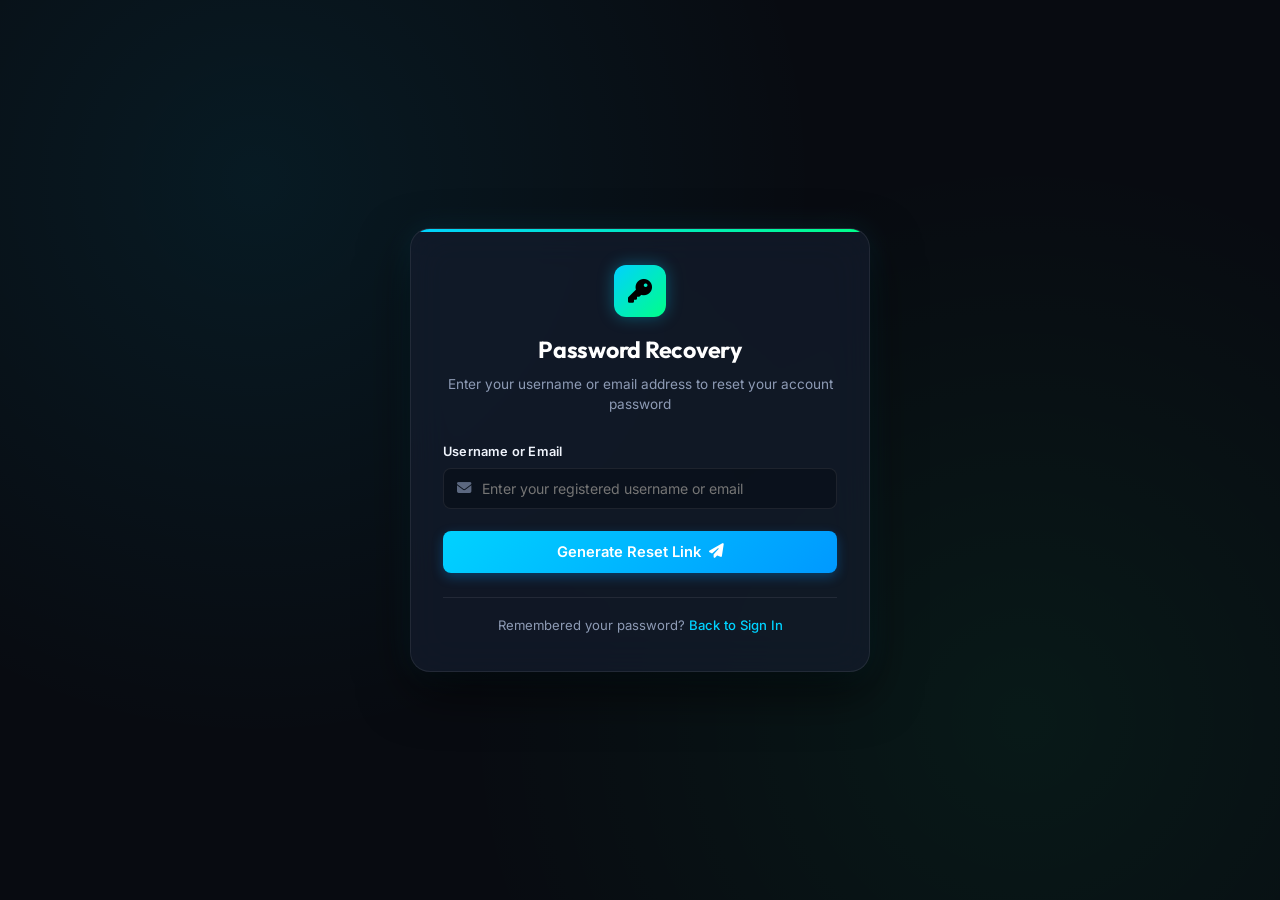
<file: templates/forgot_password.html>
<!DOCTYPE html>
<html lang="en">
<head>
  <meta charset="UTF-8" />
  <meta name="viewport" content="width=device-width, initial-scale=1.0" />
  <title>Forgot Password | Digital Wellness Monitor</title>
  
  <!-- Fonts -->
  <link rel="preconnect" href="https://fonts.googleapis.com">
  <link rel="preconnect" href="https://fonts.gstatic.com" crossorigin>
  <link href="https://fonts.googleapis.com/css2?family=Inter:wght@300;400;500;600;700&family=Outfit:wght@500;600;700;800&family=JetBrains+Mono:wght@400;600&display=swap" rel="stylesheet">
  
  <!-- FontAwesome -->
  <link rel="stylesheet" href="https://cdnjs.cloudflare.com/ajax/libs/font-awesome/6.5.1/css/all.min.css" />
  
  <!-- Style -->
  <link rel="stylesheet" href="/static/css/style.css" />
</head>
<body class="auth-page">
  <div class="auth-card">
    <div class="auth-header">
      <div class="brand-logo">
        <div class="pulse-ring"></div>
        <i class="fa-solid fa-key"></i>
      </div>
      <h2>Password Recovery</h2>
      <p>Enter your username or email address to reset your account password</p>
    </div>

    <!-- Alert Box -->
    <div id="alert-box" class="alert-box">
      <i id="alert-icon" class="fa-solid fa-circle-exclamation"></i>
      <span id="alert-msg"></span>
    </div>

    <!-- Dev Mode Token Box (Displayed when reset link is generated) -->
    <div id="dev-reset-box" class="demo-login-box" style="display: none; text-align: left; margin-bottom: 18px;">
      <div class="demo-title" style="justify-content: flex-start; color: var(--color-good);">
        <i class="fa-solid fa-shield-halved"></i> Academic Dev-Mode Reset Link
      </div>
      <p style="font-size: 0.76rem; color: var(--text-muted); margin-bottom: 8px;">
        In academic/local mode without an SMTP mail server, the secure reset token is generated directly below:
      </p>
      <a id="dev-reset-link" href="#" class="btn btn-sm btn-primary" style="display: block; text-align: center; text-decoration: none;">
        <i class="fa-solid fa-arrow-up-right-from-square"></i> Open Password Reset Page
      </a>
    </div>

    <!-- Form -->
    <form id="forgot-form" class="auth-form" onsubmit="return handleForgot(event);">
      <div class="form-group">
        <label for="identifier">Username or Email</label>
        <div class="input-icon-wrap">
          <i class="fa-solid fa-envelope field-icon"></i>
          <input type="text" id="identifier" placeholder="Enter your registered username or email" required>
        </div>
      </div>

      <button type="submit" id="btn-submit" class="btn btn-primary btn-auth-submit">
        <span id="btn-text">Generate Reset Link</span>
        <i class="fa-solid fa-paper-plane"></i>
      </button>
    </form>

    <div class="auth-footer">
      Remembered your password? <a href="/login" class="auth-link">Back to Sign In</a>
    </div>
  </div>

  <script>
    function showAlert(message, type = 'error') {
      const box = document.getElementById('alert-box');
      const msg = document.getElementById('alert-msg');
      const icon = document.getElementById('alert-icon');
      
      box.className = `alert-box active ${type}`;
      msg.textContent = message;
      
      if (type === 'success') {
        icon.className = 'fa-solid fa-circle-check';
      } else if (type === 'info') {
        icon.className = 'fa-solid fa-circle-info';
      } else {
        icon.className = 'fa-solid fa-triangle-exclamation';
      }
    }

    async function handleForgot(e) {
      e.preventDefault();
      const identifier = document.getElementById('identifier').value.trim();
      const btn = document.getElementById('btn-submit');
      const btnText = document.getElementById('btn-text');
      const devBox = document.getElementById('dev-reset-box');
      const devLink = document.getElementById('dev-reset-link');

      if (!identifier) {
        showAlert('Please enter your username or email.');
        return false;
      }

      btn.disabled = true;
      btnText.innerHTML = '<i class="fa-solid fa-circle-notch fa-spin"></i> Processing...';
      devBox.style.display = 'none';

      try {
        const resp = await fetch('/api/auth/forgot-password', {
          method: 'POST',
          headers: { 'Content-Type': 'application/json' },
          body: JSON.stringify({ identifier })
        });

        const data = await resp.json();
        if (resp.ok && data.status === 'success') {
          showAlert(data.message, 'success');
          if (data.reset_url) {
            devBox.style.display = 'block';
            devLink.href = data.reset_url;
          }
          btnText.textContent = 'Link Generated';
        } else {
          showAlert(data.detail || 'Could not find an account with that identifier.');
          btn.disabled = false;
          btnText.textContent = 'Generate Reset Link';
        }
      } catch (err) {
        showAlert('Network error. Please try again.');
        btn.disabled = false;
        btnText.textContent = 'Generate Reset Link';
      }
      return false;
    }
  </script>
</body>
</html>
</file>
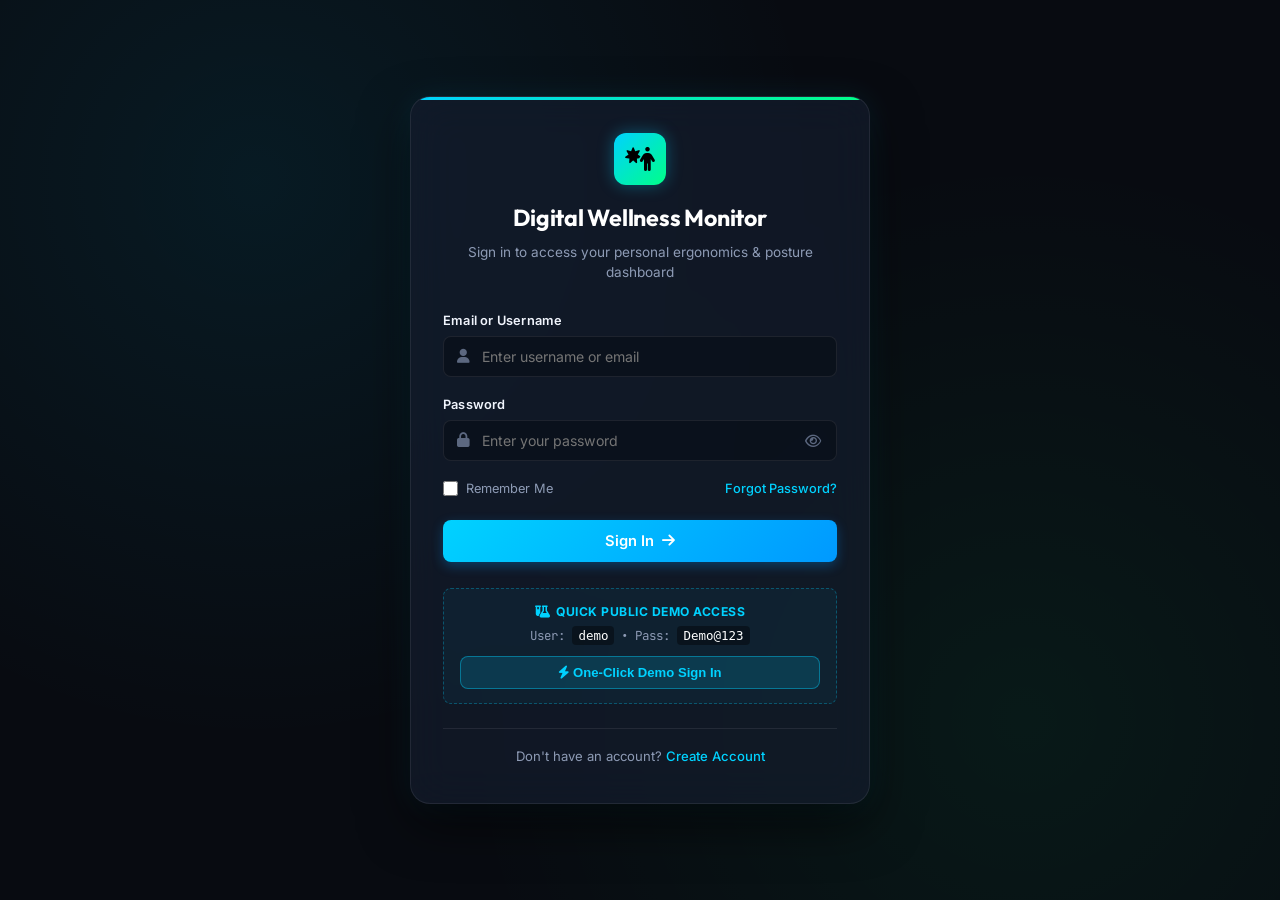
<file: templates/login.html>
<!DOCTYPE html>
<html lang="en">
<head>
  <meta charset="UTF-8" />
  <meta name="viewport" content="width=device-width, initial-scale=1.0" />
  <title>Login | Digital Wellness Monitor</title>
  
  <!-- Fonts -->
  <link rel="preconnect" href="https://fonts.googleapis.com">
  <link rel="preconnect" href="https://fonts.gstatic.com" crossorigin>
  <link href="https://fonts.googleapis.com/css2?family=Inter:wght@300;400;500;600;700&family=Outfit:wght@500;600;700;800&family=JetBrains+Mono:wght@400;600&display=swap" rel="stylesheet">
  
  <!-- FontAwesome -->
  <link rel="stylesheet" href="https://cdnjs.cloudflare.com/ajax/libs/font-awesome/6.5.1/css/all.min.css" />
  
  <!-- Style -->
  <link rel="stylesheet" href="/static/css/style.css" />
</head>
<body class="auth-page">
  <div class="auth-card">
    <div class="auth-header">
      <div class="brand-logo">
        <div class="pulse-ring"></div>
        <i class="fa-solid fa-person-burst"></i>
      </div>
      <h2>Digital Wellness Monitor</h2>
      <p>Sign in to access your personal ergonomics & posture dashboard</p>
    </div>

    <!-- Feedback Message Alert Box -->
    <div id="alert-box" class="alert-box">
      <i id="alert-icon" class="fa-solid fa-circle-exclamation"></i>
      <span id="alert-msg"></span>
    </div>

    <!-- Login Form -->
    <form id="login-form" class="auth-form" onsubmit="return handleLogin(event);">
      <div class="form-group">
        <label for="identifier">Email or Username</label>
        <div class="input-icon-wrap">
          <i class="fa-solid fa-user field-icon"></i>
          <input type="text" id="identifier" placeholder="Enter username or email" required autocomplete="username">
        </div>
      </div>

      <div class="form-group">
        <label for="password">Password</label>
        <div class="input-icon-wrap">
          <i class="fa-solid fa-lock field-icon"></i>
          <input type="password" id="password" placeholder="Enter your password" required autocomplete="current-password">
          <button type="button" class="password-toggle-btn" onclick="togglePasswordVisibility('password', this)" title="Show/Hide Password">
            <i class="fa-regular fa-eye"></i>
          </button>
        </div>
      </div>

      <div class="form-options-row">
        <label class="checkbox-label" for="remember-me">
          <input type="checkbox" id="remember-me">
          <span>Remember Me</span>
        </label>
        <a href="/forgot-password" class="auth-link">Forgot Password?</a>
      </div>

      <button type="submit" id="btn-submit" class="btn btn-primary btn-auth-submit">
        <span id="btn-text">Sign In</span>
        <i class="fa-solid fa-arrow-right"></i>
      </button>

      <!-- Public Demo Account Card -->
      <div class="demo-login-box">
        <div class="demo-title">
          <i class="fa-solid fa-flask-vial"></i> Quick Public Demo Access
        </div>
        <div class="demo-creds">
          User: <code>demo</code> &bull; Pass: <code>Demo@123</code>
        </div>
        <button type="button" class="btn-demo-quick" onclick="useDemoLogin()">
          <i class="fa-solid fa-bolt"></i> One-Click Demo Sign In
        </button>
      </div>
    </form>

    <div class="auth-footer">
      Don't have an account? <a href="/register" class="auth-link">Create Account</a>
    </div>
  </div>

  <script>
    // Check URL parameters for flash messages (e.g. ?registered=1)
    window.addEventListener('DOMContentLoaded', () => {
      const urlParams = new URLSearchParams(window.location.search);
      if (urlParams.get('registered') === '1') {
        showAlert('Account created successfully! Please sign in with your credentials.', 'success');
      } else if (urlParams.get('reset') === '1') {
        showAlert('Password reset successfully! Please sign in with your new password.', 'success');
      } else if (urlParams.get('logged_out') === '1') {
        showAlert('You have been logged out securely.', 'info');
      }
    });

    function togglePasswordVisibility(fieldId, btn) {
      const field = document.getElementById(fieldId);
      const icon = btn.querySelector('i');
      if (field.type === 'password') {
        field.type = 'text';
        icon.className = 'fa-regular fa-eye-slash';
      } else {
        field.type = 'password';
        icon.className = 'fa-regular fa-eye';
      }
    }

    function showAlert(message, type = 'error') {
      const box = document.getElementById('alert-box');
      const msg = document.getElementById('alert-msg');
      const icon = document.getElementById('alert-icon');
      
      box.className = `alert-box active ${type}`;
      msg.textContent = message;
      
      if (type === 'success') {
        icon.className = 'fa-solid fa-circle-check';
      } else if (type === 'info') {
        icon.className = 'fa-solid fa-circle-info';
      } else {
        icon.className = 'fa-solid fa-triangle-exclamation';
      }
    }

    async function handleLogin(e) {
      e.preventDefault();
      const identifier = document.getElementById('identifier').value.trim();
      const password = document.getElementById('password').value;
      const rememberMe = document.getElementById('remember-me').checked;
      const btn = document.getElementById('btn-submit');
      const btnText = document.getElementById('btn-text');

      if (!identifier || !password) {
        showAlert('Please fill in both email/username and password.');
        return false;
      }

      btn.disabled = true;
      btnText.innerHTML = '<i class="fa-solid fa-circle-notch fa-spin"></i> Signing In...';

      try {
        const resp = await fetch('/api/auth/login', {
          method: 'POST',
          headers: { 'Content-Type': 'application/json' },
          body: JSON.stringify({ identifier, password, remember_me: rememberMe })
        });

        const data = await resp.json();
        if (resp.ok && data.status === 'success') {
          showAlert('Signed in successfully! Redirecting...', 'success');
          const urlParams = new URLSearchParams(window.location.search);
          const nextUrl = urlParams.get('next') || '/';
          setTimeout(() => {
            window.location.href = nextUrl;
          }, 400);
        } else {
          showAlert(data.detail || data.message || 'Invalid username or password.');
          btn.disabled = false;
          btnText.textContent = 'Sign In';
        }
      } catch (err) {
        showAlert('Network error. Please make sure the server is running.');
        btn.disabled = false;
        btnText.textContent = 'Sign In';
      }
      return false;
    }

    async function useDemoLogin() {
      document.getElementById('identifier').value = 'demo';
      document.getElementById('password').value = 'Demo@123';
      
      const btn = document.getElementById('btn-submit');
      const btnText = document.getElementById('btn-text');
      btn.disabled = true;
      btnText.innerHTML = '<i class="fa-solid fa-circle-notch fa-spin"></i> Loading Demo...';

      try {
        const resp = await fetch('/api/auth/demo-login', {
          method: 'POST',
          headers: { 'Content-Type': 'application/json' }
        });
        const data = await resp.json();
        if (resp.ok && data.status === 'success') {
          showAlert('Demo session initialized! Redirecting...', 'success');
          setTimeout(() => {
            window.location.href = '/';
          }, 400);
        } else {
          showAlert(data.detail || 'Demo login failed.');
          btn.disabled = false;
          btnText.textContent = 'Sign In';
        }
      } catch (err) {
        showAlert('Network error connecting to demo account.');
        btn.disabled = false;
        btnText.textContent = 'Sign In';
      }
    }
  </script>
</body>
</html>
</file>
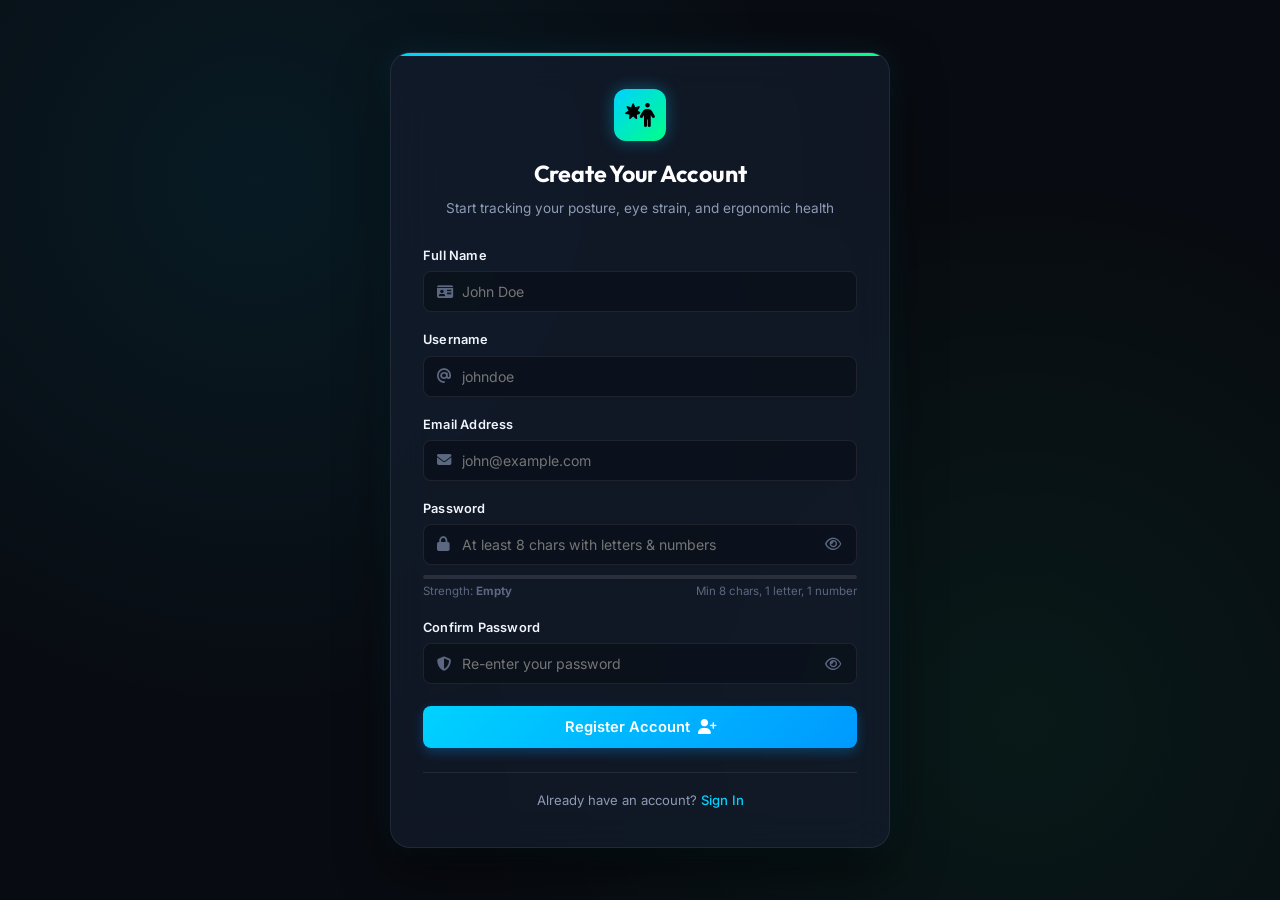
<file: templates/register.html>
<!DOCTYPE html>
<html lang="en">
<head>
  <meta charset="UTF-8" />
  <meta name="viewport" content="width=device-width, initial-scale=1.0" />
  <title>Create Account | Digital Wellness Monitor</title>
  
  <!-- Fonts -->
  <link rel="preconnect" href="https://fonts.googleapis.com">
  <link rel="preconnect" href="https://fonts.gstatic.com" crossorigin>
  <link href="https://fonts.googleapis.com/css2?family=Inter:wght@300;400;500;600;700&family=Outfit:wght@500;600;700;800&family=JetBrains+Mono:wght@400;600&display=swap" rel="stylesheet">
  
  <!-- FontAwesome -->
  <link rel="stylesheet" href="https://cdnjs.cloudflare.com/ajax/libs/font-awesome/6.5.1/css/all.min.css" />
  
  <!-- Style -->
  <link rel="stylesheet" href="/static/css/style.css" />
</head>
<body class="auth-page">
  <div class="auth-card" style="max-width: 500px;">
    <div class="auth-header">
      <div class="brand-logo">
        <div class="pulse-ring"></div>
        <i class="fa-solid fa-person-burst"></i>
      </div>
      <h2>Create Your Account</h2>
      <p>Start tracking your posture, eye strain, and ergonomic health</p>
    </div>

    <!-- Alert Box -->
    <div id="alert-box" class="alert-box">
      <i id="alert-icon" class="fa-solid fa-circle-exclamation"></i>
      <span id="alert-msg"></span>
    </div>

    <!-- Registration Form -->
    <form id="register-form" class="auth-form" onsubmit="return handleRegister(event);">
      <div class="form-group">
        <label for="full_name">Full Name</label>
        <div class="input-icon-wrap">
          <i class="fa-solid fa-id-card field-icon"></i>
          <input type="text" id="full_name" placeholder="John Doe" required autocomplete="name">
        </div>
      </div>

      <div class="form-group">
        <label for="username">Username</label>
        <div class="input-icon-wrap">
          <i class="fa-solid fa-at field-icon"></i>
          <input type="text" id="username" placeholder="johndoe" required autocomplete="username">
        </div>
      </div>

      <div class="form-group">
        <label for="email">Email Address</label>
        <div class="input-icon-wrap">
          <i class="fa-solid fa-envelope field-icon"></i>
          <input type="email" id="email" placeholder="john@example.com" required autocomplete="email">
        </div>
      </div>

      <div class="form-group">
        <label for="password">Password</label>
        <div class="input-icon-wrap">
          <i class="fa-solid fa-lock field-icon"></i>
          <input type="password" id="password" placeholder="At least 8 chars with letters & numbers" required autocomplete="new-password" oninput="checkStrength(this.value)">
          <button type="button" class="password-toggle-btn" onclick="togglePasswordVisibility('password', this)">
            <i class="fa-regular fa-eye"></i>
          </button>
        </div>
        <div class="strength-meter-wrap">
          <div class="strength-bar-track">
            <div id="strength-bar" class="strength-bar-fill"></div>
          </div>
          <div class="strength-label">
            <span>Strength: <strong id="strength-text">Empty</strong></span>
            <span>Min 8 chars, 1 letter, 1 number</span>
          </div>
        </div>
      </div>

      <div class="form-group">
        <label for="confirm_password">Confirm Password</label>
        <div class="input-icon-wrap">
          <i class="fa-solid fa-shield-halved field-icon"></i>
          <input type="password" id="confirm_password" placeholder="Re-enter your password" required autocomplete="new-password">
          <button type="button" class="password-toggle-btn" onclick="togglePasswordVisibility('confirm_password', this)">
            <i class="fa-regular fa-eye"></i>
          </button>
        </div>
      </div>

      <button type="submit" id="btn-submit" class="btn btn-primary btn-auth-submit">
        <span id="btn-text">Register Account</span>
        <i class="fa-solid fa-user-plus"></i>
      </button>
    </form>

    <div class="auth-footer">
      Already have an account? <a href="/login" class="auth-link">Sign In</a>
    </div>
  </div>

  <script>
    function togglePasswordVisibility(fieldId, btn) {
      const field = document.getElementById(fieldId);
      const icon = btn.querySelector('i');
      if (field.type === 'password') {
        field.type = 'text';
        icon.className = 'fa-regular fa-eye-slash';
      } else {
        field.type = 'password';
        icon.className = 'fa-regular fa-eye';
      }
    }

    function checkStrength(pwd) {
      const bar = document.getElementById('strength-bar');
      const label = document.getElementById('strength-text');
      if (!pwd) {
        bar.style.width = '0%';
        bar.style.backgroundColor = 'transparent';
        label.textContent = 'Empty';
        label.style.color = 'var(--text-dim)';
        return;
      }

      let score = 0;
      if (pwd.length >= 8) score++;
      if (/[A-Z]/.test(pwd)) score++;
      if (/[a-z]/.test(pwd)) score++;
      if (/\d/.test(pwd)) score++;
      if (/[^A-Za-z0-9]/.test(pwd)) score++;

      if (score <= 2) {
        bar.style.width = '30%';
        bar.style.backgroundColor = 'var(--color-danger)';
        label.textContent = 'Weak';
        label.style.color = 'var(--color-danger)';
      } else if (score <= 4) {
        bar.style.width = '65%';
        bar.style.backgroundColor = 'var(--color-warning)';
        label.textContent = 'Medium';
        label.style.color = 'var(--color-warning)';
      } else {
        bar.style.width = '100%';
        bar.style.backgroundColor = 'var(--color-good)';
        label.textContent = 'Strong';
        label.style.color = 'var(--color-good)';
      }
    }

    function showAlert(message, type = 'error') {
      const box = document.getElementById('alert-box');
      const msg = document.getElementById('alert-msg');
      const icon = document.getElementById('alert-icon');
      
      box.className = `alert-box active ${type}`;
      msg.textContent = message;
      
      if (type === 'success') {
        icon.className = 'fa-solid fa-circle-check';
      } else {
        icon.className = 'fa-solid fa-triangle-exclamation';
      }
    }

    async function handleRegister(e) {
      e.preventDefault();
      const fullName = document.getElementById('full_name').value.trim();
      const username = document.getElementById('username').value.trim();
      const email = document.getElementById('email').value.trim();
      const password = document.getElementById('password').value;
      const confirmPassword = document.getElementById('confirm_password').value;

      if (!fullName || !username || !email || !password || !confirmPassword) {
        showAlert('Please fill in all fields.');
        return false;
      }

      if (password !== confirmPassword) {
        showAlert('Passwords do not match. Please re-enter.');
        return false;
      }

      if (password.length < 8 || !/[A-Za-z]/.test(password) || !/\d/.test(password)) {
        showAlert('Password must be at least 8 characters with at least one letter and one number.');
        return false;
      }

      const btn = document.getElementById('btn-submit');
      const btnText = document.getElementById('btn-text');
      btn.disabled = true;
      btnText.innerHTML = '<i class="fa-solid fa-circle-notch fa-spin"></i> Creating Account...';

      try {
        const resp = await fetch('/api/auth/register', {
          method: 'POST',
          headers: { 'Content-Type': 'application/json' },
          body: JSON.stringify({
            full_name: fullName,
            username: username,
            email: email,
            password: password,
            confirm_password: confirmPassword
          })
        });

        const data = await resp.json();
        if (resp.ok && data.status === 'success') {
          showAlert('Account registered successfully! Redirecting to login...', 'success');
          setTimeout(() => {
            window.location.href = '/login?registered=1';
          }, 1000);
        } else {
          showAlert(data.detail || data.message || 'Registration failed.');
          btn.disabled = false;
          btnText.textContent = 'Register Account';
        }
      } catch (err) {
        showAlert('Network error. Please try again.');
        btn.disabled = false;
        btnText.textContent = 'Register Account';
      }
      return false;
    }
  </script>
</body>
</html>
</file>
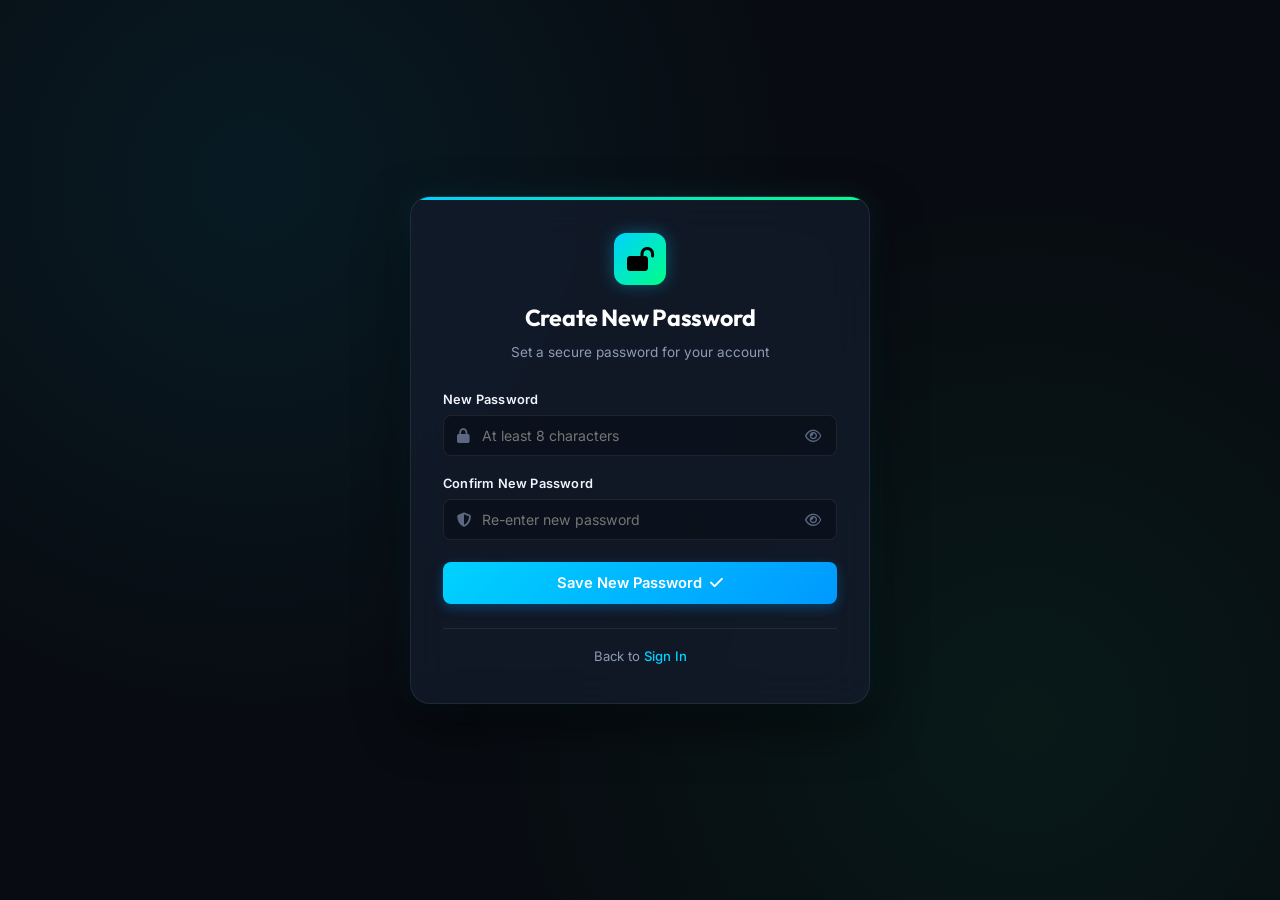
<file: templates/reset_password.html>
<!DOCTYPE html>
<html lang="en">
<head>
  <meta charset="UTF-8" />
  <meta name="viewport" content="width=device-width, initial-scale=1.0" />
  <title>Reset Password | Digital Wellness Monitor</title>
  
  <!-- Fonts -->
  <link rel="preconnect" href="https://fonts.googleapis.com">
  <link rel="preconnect" href="https://fonts.gstatic.com" crossorigin>
  <link href="https://fonts.googleapis.com/css2?family=Inter:wght@300;400;500;600;700&family=Outfit:wght@500;600;700;800&family=JetBrains+Mono:wght@400;600&display=swap" rel="stylesheet">
  
  <!-- FontAwesome -->
  <link rel="stylesheet" href="https://cdnjs.cloudflare.com/ajax/libs/font-awesome/6.5.1/css/all.min.css" />
  
  <!-- Style -->
  <link rel="stylesheet" href="/static/css/style.css" />
</head>
<body class="auth-page">
  <div class="auth-card">
    <div class="auth-header">
      <div class="brand-logo">
        <div class="pulse-ring"></div>
        <i class="fa-solid fa-lock-open"></i>
      </div>
      <h2>Create New Password</h2>
      <p>Set a secure password for your account</p>
    </div>

    <!-- Alert Box -->
    <div id="alert-box" class="alert-box">
      <i id="alert-icon" class="fa-solid fa-circle-exclamation"></i>
      <span id="alert-msg"></span>
    </div>

    <!-- Reset Form -->
    <form id="reset-form" class="auth-form" onsubmit="return handleReset(event);">
      <div class="form-group">
        <label for="new_password">New Password</label>
        <div class="input-icon-wrap">
          <i class="fa-solid fa-lock field-icon"></i>
          <input type="password" id="new_password" placeholder="At least 8 characters" required autocomplete="new-password">
          <button type="button" class="password-toggle-btn" onclick="togglePasswordVisibility('new_password', this)">
            <i class="fa-regular fa-eye"></i>
          </button>
        </div>
      </div>

      <div class="form-group">
        <label for="confirm_password">Confirm New Password</label>
        <div class="input-icon-wrap">
          <i class="fa-solid fa-shield-halved field-icon"></i>
          <input type="password" id="confirm_password" placeholder="Re-enter new password" required autocomplete="new-password">
          <button type="button" class="password-toggle-btn" onclick="togglePasswordVisibility('confirm_password', this)">
            <i class="fa-regular fa-eye"></i>
          </button>
        </div>
      </div>

      <button type="submit" id="btn-submit" class="btn btn-primary btn-auth-submit">
        <span id="btn-text">Save New Password</span>
        <i class="fa-solid fa-check"></i>
      </button>
    </form>

    <div class="auth-footer">
      Back to <a href="/login" class="auth-link">Sign In</a>
    </div>
  </div>

  <script>
    function togglePasswordVisibility(fieldId, btn) {
      const field = document.getElementById(fieldId);
      const icon = btn.querySelector('i');
      if (field.type === 'password') {
        field.type = 'text';
        icon.className = 'fa-regular fa-eye-slash';
      } else {
        field.type = 'password';
        icon.className = 'fa-regular fa-eye';
      }
    }

    function showAlert(message, type = 'error') {
      const box = document.getElementById('alert-box');
      const msg = document.getElementById('alert-msg');
      const icon = document.getElementById('alert-icon');
      
      box.className = `alert-box active ${type}`;
      msg.textContent = message;
      
      if (type === 'success') {
        icon.className = 'fa-solid fa-circle-check';
      } else {
        icon.className = 'fa-solid fa-triangle-exclamation';
      }
    }

    async function handleReset(e) {
      e.preventDefault();
      const urlParams = new URLSearchParams(window.location.search);
      const token = urlParams.get('token');

      if (!token) {
        showAlert('Missing or invalid password reset token. Please request a new link.');
        return false;
      }

      const newPassword = document.getElementById('new_password').value;
      const confirmPassword = document.getElementById('confirm_password').value;

      if (newPassword !== confirmPassword) {
        showAlert('Passwords do not match.');
        return false;
      }

      if (newPassword.length < 8 || !/[A-Za-z]/.test(newPassword) || !/\d/.test(newPassword)) {
        showAlert('Password must be at least 8 characters with at least one letter and one number.');
        return false;
      }

      const btn = document.getElementById('btn-submit');
      const btnText = document.getElementById('btn-text');
      btn.disabled = true;
      btnText.innerHTML = '<i class="fa-solid fa-circle-notch fa-spin"></i> Updating...';

      try {
        const resp = await fetch('/api/auth/reset-password', {
          method: 'POST',
          headers: { 'Content-Type': 'application/json' },
          body: JSON.stringify({ token, new_password: newPassword, confirm_password: confirmPassword })
        });

        const data = await resp.json();
        if (resp.ok && data.status === 'success') {
          showAlert('Password updated successfully! Redirecting...', 'success');
          setTimeout(() => {
            window.location.href = '/login?reset=1';
          }, 1200);
        } else {
          showAlert(data.detail || 'Failed to reset password. Link may have expired.');
          btn.disabled = false;
          btnText.textContent = 'Save New Password';
        }
      } catch (err) {
        showAlert('Network error. Please try again.');
        btn.disabled = false;
        btnText.textContent = 'Save New Password';
      }
      return false;
    }
  </script>
</body>
</html>
</file>
<file: static/css/style.css>
/* ==========================================================================
   DIGITAL WELLNESS MONITOR - MODERN SCIENTIFIC / CYBER-GLASS THEME
   ========================================================================== */

:root {
  --bg-dark: #080b11;
  --bg-surface: #0f1523;
  --bg-card: rgba(20, 28, 45, 0.72);
  --bg-card-hover: rgba(28, 38, 62, 0.85);
  --bg-glass: rgba(15, 21, 35, 0.65);
  
  --border-subtle: rgba(255, 255, 255, 0.08);
  --border-accent: rgba(0, 210, 255, 0.3);
  --border-focus: #00d2ff;
  
  --text-main: #f0f4fc;
  --text-muted: #8e9bb5;
  --text-dim: #5c6880;
  
  --color-good: #00ff88;
  --color-good-glow: rgba(0, 255, 136, 0.25);
  --color-warning: #ffb300;
  --color-warning-glow: rgba(255, 179, 0, 0.25);
  --color-danger: #ff3860;
  --color-danger-glow: rgba(255, 56, 96, 0.25);
  --color-cyan: #00d2ff;
  --color-purple: #9d4edd;
  
  --font-sans: 'Inter', -apple-system, BlinkMacSystemFont, 'Segoe UI', Roboto, sans-serif;
  --font-display: 'Outfit', sans-serif;
  --font-mono: 'JetBrains Mono', monospace;
  
  --radius-sm: 8px;
  --radius-md: 14px;
  --radius-lg: 20px;
  --shadow-main: 0 12px 36px rgba(0, 0, 0, 0.45);
  --shadow-glow: 0 0 24px rgba(0, 210, 255, 0.15);
}

* {
  margin: 0;
  padding: 0;
  box-sizing: border-box;
}

body {
  font-family: var(--font-sans);
  background-color: var(--bg-dark);
  color: var(--text-main);
  min-height: 100vh;
  line-height: 1.5;
  overflow-x: hidden;
  background-image: 
    radial-gradient(circle at 15% 15%, rgba(0, 210, 255, 0.04) 0%, transparent 40%),
    radial-gradient(circle at 85% 85%, rgba(0, 255, 136, 0.03) 0%, transparent 40%);
}

.app-layout {
  display: flex;
  flex-direction: column;
  min-height: 100vh;
}

/* ==========================================================================
   TOP NAVIGATION BAR
   ========================================================================== */

.app-header {
  display: flex;
  align-items: center;
  justify-content: space-between;
  padding: 12px 28px;
  background: var(--bg-card);
  backdrop-filter: blur(16px);
  -webkit-backdrop-filter: blur(16px);
  border-bottom: 1px solid var(--border-subtle);
  position: sticky;
  top: 0;
  z-index: 100;
}

.header-left {
  display: flex;
  align-items: center;
  gap: 14px;
}

.brand-logo {
  position: relative;
  width: 44px;
  height: 44px;
  border-radius: 12px;
  background: linear-gradient(135deg, #00d2ff, #00ff88);
  display: flex;
  align-items: center;
  justify-content: center;
  color: #000;
  font-size: 20px;
  box-shadow: 0 0 16px rgba(0, 210, 255, 0.35);
}

.pulse-ring {
  position: absolute;
  width: 100%;
  height: 100%;
  border-radius: 12px;
  border: 2px solid #00d2ff;
  animation: pulse-ring 2.5s infinite;
  opacity: 0;
}

@keyframes pulse-ring {
  0% { transform: scale(1); opacity: 0.8; }
  100% { transform: scale(1.35); opacity: 0; }
}

.brand-info h1 {
  font-family: var(--font-display);
  font-size: 1.25rem;
  font-weight: 700;
  letter-spacing: -0.02em;
  background: linear-gradient(90deg, #ffffff, #d2e4ff);
  -webkit-background-clip: text;
  -webkit-text-fill-color: transparent;
}

.project-tag {
  font-size: 0.75rem;
  color: var(--color-cyan);
  font-weight: 500;
  display: flex;
  align-items: center;
  gap: 5px;
}

.header-center {
  display: flex;
  align-items: center;
  gap: 16px;
}

.session-clock-pill {
  display: flex;
  align-items: center;
  gap: 8px;
  background: rgba(0, 0, 0, 0.35);
  border: 1px solid var(--border-subtle);
  padding: 6px 14px;
  border-radius: 30px;
  font-size: 0.85rem;
  color: var(--text-muted);
}

.clock-time {
  font-family: var(--font-mono);
  font-weight: 600;
  color: var(--text-main);
  letter-spacing: 0.5px;
}

.posture-status-pill {
  display: flex;
  align-items: center;
  gap: 8px;
  padding: 6px 14px;
  border-radius: 30px;
  font-size: 0.8rem;
  font-weight: 600;
  letter-spacing: 0.5px;
  text-transform: uppercase;
  border: 1px solid transparent;
  transition: all 0.3s ease;
}

.posture-status-pill.good {
  background: rgba(0, 255, 136, 0.12);
  color: var(--color-good);
  border-color: rgba(0, 255, 136, 0.3);
}

.posture-status-pill.warning {
  background: rgba(255, 179, 0, 0.12);
  color: var(--color-warning);
  border-color: rgba(255, 179, 0, 0.3);
}

.posture-status-pill.bad {
  background: rgba(255, 56, 96, 0.15);
  color: var(--color-danger);
  border-color: rgba(255, 56, 96, 0.35);
  animation: badge-pulse 1s infinite alternate;
}

@keyframes badge-pulse {
  from { box-shadow: 0 0 5px var(--color-danger-glow); }
  to { box-shadow: 0 0 15px var(--color-danger-glow); }
}

.status-dot {
  width: 8px;
  height: 8px;
  border-radius: 50%;
  background: currentColor;
}

.header-right {
  display: flex;
  align-items: center;
  gap: 10px;
}

/* ==========================================================================
   BUTTONS & CONTROLS
   ========================================================================== */

.btn {
  display: inline-flex;
  align-items: center;
  justify-content: center;
  gap: 8px;
  padding: 8px 16px;
  border-radius: var(--radius-sm);
  font-family: var(--font-sans);
  font-size: 0.85rem;
  font-weight: 600;
  cursor: pointer;
  border: none;
  transition: all 0.2s ease;
  white-space: nowrap;
}

.btn-primary {
  background: linear-gradient(135deg, #00d2ff, #0099ff);
  color: #fff;
  box-shadow: 0 4px 12px rgba(0, 153, 255, 0.3);
}
.btn-primary:hover {
  filter: brightness(1.15);
  transform: translateY(-1px);
}

.btn-secondary {
  background: rgba(255, 255, 255, 0.08);
  color: var(--text-main);
  border: 1px solid var(--border-subtle);
}
.btn-secondary:hover {
  background: rgba(255, 255, 255, 0.15);
}

.btn-accent {
  background: linear-gradient(135deg, #00ff88, #00b462);
  color: #000;
  font-weight: 700;
}
.btn-accent:hover {
  filter: brightness(1.1);
  transform: translateY(-1px);
}

.btn-outline {
  background: transparent;
  color: var(--text-muted);
  border: 1px solid var(--border-subtle);
}
.btn-outline:hover, .btn-outline.active {
  color: var(--text-main);
  background: rgba(255, 255, 255, 0.08);
  border-color: var(--color-cyan);
}

.btn-icon {
  width: 38px;
  height: 38px;
  padding: 0;
  border-radius: var(--radius-sm);
  background: rgba(255, 255, 255, 0.05);
  color: var(--text-muted);
  border: 1px solid var(--border-subtle);
}
.btn-icon:hover, .btn-icon.active {
  color: var(--color-cyan);
  background: rgba(0, 210, 255, 0.1);
  border-color: rgba(0, 210, 255, 0.3);
}

.btn-sm {
  padding: 5px 12px;
  font-size: 0.78rem;
}

/* ==========================================================================
   MAIN CONTENT GRID
   ========================================================================== */

.main-content {
  display: grid;
  grid-template-columns: 1.25fr 1fr;
  gap: 20px;
  padding: 20px 28px;
  flex: 1;
}

@media (max-width: 1200px) {
  .main-content {
    grid-template-columns: 1fr;
  }
}

/* ==========================================================================
   LEFT COLUMN: VIDEO & CANVAS HUD
   ========================================================================== */

.video-section {
  display: flex;
  flex-direction: column;
  gap: 12px;
}

.video-container {
  position: relative;
  width: 100%;
  aspect-ratio: 16 / 9;
  background: #000;
  border-radius: var(--radius-lg);
  overflow: hidden;
  border: 1px solid var(--border-subtle);
  box-shadow: var(--shadow-main);
}

#webcam {
  position: absolute;
  top: 0;
  left: 0;
  width: 100%;
  height: 100%;
  object-fit: cover;
  transform: scaleX(-1); /* Default mirrored */
  opacity: 0; /* Hidden, frames drawn on canvas */
  pointer-events: none;
}

#overlay-canvas {
  position: absolute;
  top: 0;
  left: 0;
  width: 100%;
  height: 100%;
  object-fit: cover;
  z-index: 5;
}

/* Top HUD Banner matching reference image */
.hud-top-bar {
  position: absolute;
  top: 0;
  left: 0;
  right: 0;
  background: linear-gradient(180deg, rgba(20, 24, 34, 0.9) 0%, rgba(20, 24, 34, 0.6) 80%, transparent 100%);
  padding: 16px 22px 28px 22px;
  z-index: 10;
  pointer-events: none;
}

.hud-title-row {
  display: flex;
  justify-content: space-between;
  align-items: center;
  margin-bottom: 6px;
}

.hud-main-title {
  font-family: var(--font-sans);
  font-size: 1.05rem;
  font-weight: 600;
  color: #ffffff;
  letter-spacing: 0.2px;
  text-shadow: 0 1px 4px rgba(0, 0, 0, 0.8);
}

.hud-fps-badge {
  font-family: var(--font-mono);
  font-size: 0.75rem;
  color: var(--color-cyan);
  background: rgba(0, 0, 0, 0.4);
  padding: 2px 8px;
  border-radius: 4px;
}

.hud-status-row {
  margin-bottom: 6px;
}

.hud-posture-badge {
  font-family: var(--font-display);
  font-size: 1.15rem;
  font-weight: 700;
  letter-spacing: 0.3px;
  text-shadow: 0 1px 6px rgba(0, 0, 0, 0.9);
}

.hud-posture-badge.good {
  color: var(--color-good);
}

.hud-posture-badge.bad {
  color: var(--color-danger);
}

.hud-posture-badge.warning {
  color: var(--color-warning);
}

.hud-metrics-row {
  display: flex;
  align-items: center;
  gap: 10px;
  font-size: 0.88rem;
  color: #d8e2f0;
  text-shadow: 0 1px 4px rgba(0, 0, 0, 0.8);
}

.hud-divider {
  color: var(--text-dim);
}

.hud-stat strong {
  font-family: var(--font-mono);
  color: #ffffff;
}

/* Bottom HUD Banner matching reference image */
.hud-bottom-bar {
  position: absolute;
  bottom: 0;
  left: 0;
  right: 0;
  background: linear-gradient(0deg, rgba(14, 18, 26, 0.9) 0%, rgba(14, 18, 26, 0.6) 80%, transparent 100%);
  padding: 22px 22px 14px 22px;
  z-index: 10;
  pointer-events: none;
}

.hud-action-hint {
  font-size: 0.85rem;
  color: #f0f4fc;
  font-weight: 500;
  margin-bottom: 4px;
  text-shadow: 0 1px 4px rgba(0, 0, 0, 0.8);
}

.key-badge {
  display: inline-block;
  background: rgba(255, 255, 255, 0.15);
  border: 1px solid rgba(255, 255, 255, 0.25);
  padding: 1px 6px;
  border-radius: 4px;
  font-family: var(--font-mono);
  font-size: 0.78rem;
  font-weight: 600;
}

.hud-disclaimer {
  font-size: 0.75rem;
  color: #a4b3c7;
  font-style: italic;
  text-shadow: 0 1px 3px rgba(0, 0, 0, 0.8);
}

/* Calibration Countdown Overlay */
.calibration-overlay {
  position: absolute;
  inset: 0;
  background: rgba(5, 8, 14, 0.88);
  backdrop-filter: blur(8px);
  z-index: 20;
  display: none;
  align-items: center;
  justify-content: center;
}

.calibration-overlay.active {
  display: flex;
}

.calibration-box {
  text-align: center;
  max-width: 400px;
  padding: 30px;
}

.calibration-box i {
  font-size: 3rem;
  color: var(--color-cyan);
  margin-bottom: 16px;
}

.calibration-box h3 {
  font-family: var(--font-display);
  font-size: 1.4rem;
  margin-bottom: 8px;
}

.calibration-box p {
  color: var(--text-muted);
  font-size: 0.9rem;
  margin-bottom: 24px;
}

.countdown-circle {
  width: 72px;
  height: 72px;
  border-radius: 50%;
  border: 4px solid var(--color-cyan);
  display: flex;
  align-items: center;
  justify-content: center;
  font-family: var(--font-display);
  font-size: 2.2rem;
  font-weight: 800;
  margin: 0 auto;
  color: #fff;
  animation: countdown-pulse 1s infinite alternate;
}

@keyframes countdown-pulse {
  from { transform: scale(0.95); box-shadow: 0 0 10px rgba(0, 210, 255, 0.3); }
  to { transform: scale(1.05); box-shadow: 0 0 25px rgba(0, 210, 255, 0.7); }
}

/* Posture Slouch Alert Banner */
.posture-warning-banner {
  position: absolute;
  top: 110px;
  left: 20px;
  right: 20px;
  background: rgba(255, 56, 96, 0.92);
  backdrop-filter: blur(10px);
  padding: 14px 20px;
  border-radius: var(--radius-md);
  display: none;
  align-items: center;
  gap: 16px;
  z-index: 15;
  box-shadow: 0 8px 24px rgba(255, 56, 96, 0.4);
  animation: slide-down 0.3s ease;
}

.posture-warning-banner.active {
  display: flex;
}

@keyframes slide-down {
  from { transform: translateY(-20px); opacity: 0; }
  to { transform: translateY(0); opacity: 1; }
}

.posture-warning-banner i {
  font-size: 1.8rem;
  color: #fff;
}

.warning-text strong {
  display: block;
  font-size: 0.95rem;
  color: #fff;
}

.warning-text span {
  font-size: 0.85rem;
  color: rgba(255, 255, 255, 0.9);
}

/* Camera Toolbar */
.camera-toolbar {
  display: flex;
  align-items: center;
  justify-content: space-between;
  padding: 10px 16px;
  background: var(--bg-card);
  border-radius: var(--radius-md);
  border: 1px solid var(--border-subtle);
}

.toolbar-left {
  display: flex;
  gap: 10px;
}

.calibration-indicator {
  font-size: 0.85rem;
  color: var(--color-good);
  display: flex;
  align-items: center;
  gap: 6px;
  font-weight: 500;
}

/* ==========================================================================
   RIGHT COLUMN: TELEMETRY & ERGONOMICS CARDS
   ========================================================================== */

.telemetry-section {
  display: flex;
  flex-direction: column;
  gap: 16px;
}

.telemetry-card {
  background: var(--bg-card);
  backdrop-filter: blur(16px);
  border: 1px solid var(--border-subtle);
  border-radius: var(--radius-lg);
  padding: 18px 20px;
  box-shadow: var(--shadow-main);
}

/* Posture Health Score Card */
.score-card {
  display: flex;
  align-items: center;
  gap: 22px;
  background: linear-gradient(135deg, rgba(20, 28, 45, 0.9), rgba(15, 21, 35, 0.8));
  border: 1px solid rgba(0, 210, 255, 0.2);
}

.score-circle-wrapper {
  position: relative;
  width: 95px;
  height: 95px;
  flex-shrink: 0;
}

.score-svg {
  width: 100%;
  height: 100%;
  transform: rotate(-90deg);
}

.score-bg {
  fill: none;
  stroke: rgba(255, 255, 255, 0.08);
  stroke-width: 9;
}

.score-progress {
  fill: none;
  stroke: var(--color-good);
  stroke-width: 9;
  stroke-linecap: round;
  stroke-dasharray: 314;
  stroke-dashoffset: 20;
  transition: stroke-dashoffset 0.6s ease, stroke 0.4s ease;
}

.score-value-box {
  position: absolute;
  inset: 0;
  display: flex;
  align-items: center;
  justify-content: center;
  flex-direction: row;
}

.score-number {
  font-family: var(--font-display);
  font-size: 1.8rem;
  font-weight: 800;
  color: #fff;
}

.score-unit {
  font-size: 0.9rem;
  font-weight: 600;
  color: var(--text-muted);
  margin-top: -6px;
}

.score-details {
  flex: 1;
}

.score-title-group {
  display: flex;
  align-items: center;
  justify-content: space-between;
  margin-bottom: 4px;
}

.score-title-group h3 {
  font-family: var(--font-display);
  font-size: 1.05rem;
  font-weight: 700;
}

.rating-badge {
  font-size: 0.72rem;
  padding: 3px 10px;
  border-radius: 20px;
  font-weight: 600;
  letter-spacing: 0.3px;
  text-transform: uppercase;
}

.rating-badge.optimal {
  background: rgba(0, 255, 136, 0.15);
  color: var(--color-good);
  border: 1px solid rgba(0, 255, 136, 0.3);
}

.rating-badge.warning {
  background: rgba(255, 179, 0, 0.15);
  color: var(--color-warning);
  border: 1px solid rgba(255, 179, 0, 0.3);
}

.rating-badge.poor {
  background: rgba(255, 56, 96, 0.15);
  color: var(--color-danger);
  border: 1px solid rgba(255, 56, 96, 0.3);
}

.score-desc {
  font-size: 0.78rem;
  color: var(--text-muted);
  margin-bottom: 10px;
}

.mini-progress-row {
  display: grid;
  grid-template-columns: 1fr 1fr;
  gap: 12px;
}

.mini-bar-item span {
  display: block;
  font-size: 0.72rem;
  color: var(--text-muted);
  margin-bottom: 3px;
}

.mini-bar-item strong {
  color: var(--text-main);
  font-family: var(--font-mono);
}

.bar-track {
  height: 5px;
  background: rgba(255, 255, 255, 0.08);
  border-radius: 10px;
  overflow: hidden;
}

.bar-fill.good {
  height: 100%;
  background: var(--color-good);
  transition: width 0.4s ease;
}

.bar-fill.bad {
  height: 100%;
  background: var(--color-danger);
  transition: width 0.4s ease;
}

/* Metrics Grid */
.metrics-grid {
  display: grid;
  grid-template-columns: repeat(3, 1fr);
  gap: 12px;
}

@media (max-width: 800px) {
  .metrics-grid {
    grid-template-columns: repeat(2, 1fr);
  }
}

.metric-card {
  background: var(--bg-card);
  border: 1px solid var(--border-subtle);
  border-radius: var(--radius-md);
  padding: 12px 14px;
  transition: transform 0.2s ease, border-color 0.2s ease;
}

.metric-card:hover {
  transform: translateY(-2px);
  border-color: rgba(0, 210, 255, 0.3);
}

.metric-header {
  display: flex;
  align-items: center;
  justify-content: space-between;
  margin-bottom: 8px;
}

.metric-icon {
  font-size: 0.9rem;
  color: var(--color-cyan);
}

.metric-name {
  font-size: 0.75rem;
  font-weight: 500;
  color: var(--text-muted);
  flex: 1;
  margin-left: 8px;
}

.metric-badge {
  font-size: 0.65rem;
  font-weight: 600;
  padding: 2px 6px;
  border-radius: 10px;
  text-transform: uppercase;
}

.metric-badge.good {
  background: rgba(0, 255, 136, 0.15);
  color: var(--color-good);
}

.metric-badge.warning {
  background: rgba(255, 179, 0, 0.15);
  color: var(--color-warning);
}

.metric-badge.bad {
  background: rgba(255, 56, 96, 0.15);
  color: var(--color-danger);
}

.metric-body {
  display: flex;
  align-items: baseline;
  justify-content: space-between;
  margin-bottom: 6px;
}

.metric-val {
  font-family: var(--font-mono);
  font-size: 1.2rem;
  font-weight: 700;
  color: #fff;
}

.metric-val small {
  font-size: 0.75rem;
  font-weight: 400;
  color: var(--text-muted);
}

.metric-sub {
  font-size: 0.7rem;
  color: var(--text-dim);
}

.metric-bar {
  height: 4px;
  background: rgba(255, 255, 255, 0.08);
  border-radius: 4px;
  overflow: hidden;
}

.metric-bar-fill {
  height: 100%;
  background: var(--color-cyan);
  transition: width 0.3s ease;
}

/* Break Timers Card */
.card-section-title {
  font-family: var(--font-display);
  font-size: 0.95rem;
  font-weight: 600;
  margin-bottom: 12px;
  color: #fff;
  display: flex;
  align-items: center;
  gap: 8px;
}

.timers-row {
  display: grid;
  grid-template-columns: 1fr 1fr;
  gap: 14px;
}

.timer-box {
  background: rgba(0, 0, 0, 0.25);
  border: 1px solid var(--border-subtle);
  border-radius: var(--radius-sm);
  padding: 12px 14px;
  display: flex;
  flex-direction: column;
  justify-content: space-between;
  gap: 8px;
}

.timer-info h4 {
  font-size: 0.85rem;
  font-weight: 600;
}

.timer-info p {
  font-size: 0.72rem;
  color: var(--text-muted);
}

.timer-display {
  font-family: var(--font-mono);
  font-size: 1.5rem;
  font-weight: 700;
  color: var(--color-cyan);
  letter-spacing: 1px;
}

.timer-sub-text {
  font-size: 0.72rem;
  color: var(--text-dim);
}

/* Real-Time Telemetry Chart Card */
.chart-card {
  display: flex;
  flex-direction: column;
}

.chart-header {
  display: flex;
  justify-content: space-between;
  align-items: center;
  margin-bottom: 12px;
}

.chart-title {
  font-family: var(--font-display);
  font-size: 0.95rem;
  font-weight: 600;
  display: flex;
  align-items: center;
  gap: 8px;
}

.chart-legend {
  display: flex;
  gap: 14px;
  font-size: 0.75rem;
  color: var(--text-muted);
}

.legend-item {
  display: flex;
  align-items: center;
  gap: 6px;
}

.legend-dot {
  width: 8px;
  height: 8px;
  border-radius: 50%;
}

.score-dot { background: var(--color-good); }
.blink-dot { background: var(--color-cyan); }

.chart-canvas-wrapper {
  position: relative;
  height: 140px;
  width: 100%;
}

/* ==========================================================================
   MODAL DIALOGS
   ========================================================================== */

.modal-backdrop {
  position: fixed;
  inset: 0;
  background: rgba(4, 7, 14, 0.85);
  backdrop-filter: blur(12px);
  z-index: 200;
  display: none;
  align-items: center;
  justify-content: center;
  padding: 20px;
}

.modal-backdrop.active {
  display: flex;
}

.modal-container {
  background: #111726;
  border: 1px solid var(--border-subtle);
  border-radius: var(--radius-lg);
  max-width: 600px;
  width: 100%;
  box-shadow: 0 20px 60px rgba(0, 0, 0, 0.65);
  overflow: hidden;
  animation: modal-zoom 0.25s cubic-bezier(0.16, 1, 0.3, 1);
}

@keyframes modal-zoom {
  from { transform: scale(0.92); opacity: 0; }
  to { transform: scale(1); opacity: 1; }
}

.modal-header {
  display: flex;
  align-items: center;
  justify-content: space-between;
  padding: 18px 24px;
  border-bottom: 1px solid var(--border-subtle);
}

.title-with-icon {
  display: flex;
  align-items: center;
  gap: 14px;
}

.title-with-icon i {
  font-size: 1.5rem;
  color: var(--color-cyan);
}

.title-with-icon h2 {
  font-family: var(--font-display);
  font-size: 1.15rem;
  font-weight: 700;
}

.title-with-icon p {
  font-size: 0.8rem;
  color: var(--text-muted);
}

.btn-close {
  background: transparent;
  border: none;
  font-size: 1.8rem;
  color: var(--text-dim);
  cursor: pointer;
  line-height: 1;
}
.btn-close:hover {
  color: #fff;
}

.modal-footer {
  display: flex;
  align-items: center;
  justify-content: flex-end;
  gap: 12px;
  padding: 16px 24px;
  border-top: 1px solid var(--border-subtle);
  background: rgba(0, 0, 0, 0.2);
}

/* 20-20-20 Eye Break Modal Specifics */
.break-modal-box {
  max-width: 480px;
  text-align: center;
  padding: 30px;
}

.break-modal-header i {
  font-size: 2.5rem;
  color: var(--color-cyan);
  margin-bottom: 12px;
}

.break-modal-header h2 {
  font-family: var(--font-display);
  font-size: 1.4rem;
  margin-bottom: 6px;
}

.break-modal-header p {
  font-size: 0.85rem;
  color: var(--text-muted);
  margin-bottom: 24px;
}

.breathing-circle-wrapper {
  margin: 20px auto 26px auto;
  width: 170px;
  height: 170px;
  position: relative;
  display: flex;
  align-items: center;
  justify-content: center;
}

.breathing-outer-ring {
  width: 100%;
  height: 100%;
  border-radius: 50%;
  border: 2px dashed rgba(0, 210, 255, 0.4);
  display: flex;
  align-items: center;
  justify-content: center;
}

.breathing-circle {
  width: 120px;
  height: 120px;
  border-radius: 50%;
  background: radial-gradient(circle, #00d2ff, #0059ff);
  display: flex;
  flex-direction: column;
  align-items: center;
  justify-content: center;
  color: #fff;
  box-shadow: 0 0 35px rgba(0, 210, 255, 0.5);
  animation: breathe-scale 4s infinite ease-in-out;
}

@keyframes breathe-scale {
  0% { transform: scale(0.85); box-shadow: 0 0 20px rgba(0, 210, 255, 0.3); }
  50% { transform: scale(1.15); box-shadow: 0 0 45px rgba(0, 210, 255, 0.7); }
  100% { transform: scale(0.85); box-shadow: 0 0 20px rgba(0, 210, 255, 0.3); }
}

#break-countdown-number {
  font-family: var(--font-display);
  font-size: 2.2rem;
  font-weight: 800;
  line-height: 1;
}

#breathing-instruction {
  font-size: 0.65rem;
  font-weight: 600;
  text-transform: uppercase;
  letter-spacing: 0.5px;
  margin-top: 4px;
  text-align: center;
  padding: 0 10px;
}

.break-tips {
  text-align: left;
  background: rgba(0, 0, 0, 0.25);
  padding: 14px 18px;
  border-radius: var(--radius-sm);
  margin-bottom: 24px;
}

.tip-item {
  font-size: 0.8rem;
  color: var(--text-muted);
  margin-bottom: 6px;
  display: flex;
  align-items: center;
  gap: 8px;
}

.tip-item i {
  color: var(--color-good);
  font-size: 0.75rem;
}

/* Stretches Modal Specifics */
.stretch-modal-box {
  max-width: 820px;
}

.stretches-grid {
  display: grid;
  grid-template-columns: repeat(3, 1fr);
  gap: 14px;
  padding: 20px 24px;
  max-height: 60vh;
  overflow-y: auto;
}

@media (max-width: 768px) {
  .stretches-grid {
    grid-template-columns: 1fr;
  }
}

.stretch-card {
  background: rgba(0, 0, 0, 0.25);
  border: 1px solid var(--border-subtle);
  border-radius: var(--radius-sm);
  padding: 16px;
  display: flex;
  flex-direction: column;
  justify-content: space-between;
}

.stretch-badge {
  font-size: 0.65rem;
  text-transform: uppercase;
  font-weight: 700;
  color: var(--color-cyan);
  margin-bottom: 6px;
}

.stretch-card h4 {
  font-family: var(--font-display);
  font-size: 0.95rem;
  margin-bottom: 6px;
}

.stretch-card p {
  font-size: 0.78rem;
  color: var(--text-muted);
  margin-bottom: 12px;
}

.target-muscles {
  font-size: 0.7rem;
  color: var(--color-good);
  display: flex;
  align-items: center;
  gap: 6px;
}

/* Settings Modal Specifics */
.settings-modal-box {
  max-width: 600px;
}

.settings-form {
  padding: 20px 24px;
  max-height: 65vh;
  overflow-y: auto;
  display: flex;
  flex-direction: column;
  gap: 20px;
}

.settings-group h3 {
  font-family: var(--font-display);
  font-size: 0.95rem;
  font-weight: 600;
  color: var(--text-main);
  margin-bottom: 12px;
  display: flex;
  align-items: center;
  gap: 8px;
  border-bottom: 1px solid var(--border-subtle);
  padding-bottom: 6px;
}

.setting-item {
  display: flex;
  align-items: center;
  justify-content: space-between;
  margin-bottom: 14px;
}

.setting-label span {
  display: block;
  font-size: 0.85rem;
  font-weight: 500;
}

.setting-label small {
  font-size: 0.72rem;
  color: var(--text-muted);
}

.setting-input-wrap {
  display: flex;
  align-items: center;
  gap: 12px;
}

.val-display {
  font-family: var(--font-mono);
  font-size: 0.85rem;
  font-weight: 600;
  width: 48px;
  text-align: right;
  color: var(--color-cyan);
}

.input-num {
  width: 65px;
  background: rgba(0, 0, 0, 0.4);
  border: 1px solid var(--border-subtle);
  color: #fff;
  padding: 5px 8px;
  border-radius: 6px;
  font-family: var(--font-mono);
  font-size: 0.85rem;
}

.val-unit {
  font-size: 0.8rem;
  color: var(--text-muted);
}

.setting-toggle-row {
  display: flex;
  align-items: center;
  justify-content: space-between;
  margin-bottom: 12px;
}

.toggle-label span {
  display: block;
  font-size: 0.85rem;
  font-weight: 500;
}

.toggle-label small {
  font-size: 0.72rem;
  color: var(--text-muted);
}

/* Switch input */
.switch {
  width: 44px;
  height: 24px;
  appearance: none;
  background: rgba(255, 255, 255, 0.15);
  border-radius: 12px;
  position: relative;
  cursor: pointer;
  outline: none;
  transition: background 0.2s ease;
}

.switch::before {
  content: '';
  position: absolute;
  width: 18px;
  height: 18px;
  border-radius: 50%;
  top: 3px;
  left: 3px;
  background: #fff;
  transition: transform 0.2s ease;
}

.switch:checked {
  background: var(--color-cyan);
}

.switch:checked::before {
  transform: translateX(20px);
}

/* Session Viva Report Modal Specifics */
.report-modal-box {
  max-width: 680px;
}

.report-content {
  padding: 22px 26px;
  max-height: 65vh;
  overflow-y: auto;
}

.report-meta-header {
  display: grid;
  grid-template-columns: repeat(3, 1fr);
  gap: 12px;
  padding-bottom: 16px;
  border-bottom: 1px solid var(--border-subtle);
  margin-bottom: 18px;
}

.meta-col {
  display: flex;
  flex-direction: column;
}

.meta-label {
  font-size: 0.72rem;
  color: var(--text-muted);
}

.meta-col strong {
  font-size: 0.85rem;
  color: var(--text-main);
}

.report-grade-banner {
  display: flex;
  align-items: center;
  gap: 18px;
  background: rgba(0, 255, 136, 0.08);
  border: 1px solid rgba(0, 255, 136, 0.25);
  border-radius: var(--radius-md);
  padding: 16px 20px;
  margin-bottom: 20px;
}

.grade-symbol {
  font-family: var(--font-display);
  font-size: 2.8rem;
  font-weight: 800;
  color: var(--color-good);
  line-height: 1;
}

.grade-info h3 {
  font-size: 1.1rem;
  font-weight: 700;
  margin-bottom: 4px;
}

.grade-info p {
  font-size: 0.8rem;
  color: var(--text-muted);
}

.grade-metric-pill {
  margin-left: auto;
  text-align: right;
}

.grade-metric-pill span {
  display: block;
  font-size: 0.75rem;
  color: var(--text-muted);
}

.grade-metric-pill strong {
  font-family: var(--font-display);
  font-size: 1.5rem;
  color: var(--color-good);
}

.report-stats-grid {
  display: grid;
  grid-template-columns: repeat(3, 1fr);
  gap: 12px;
  margin-bottom: 20px;
}

.rep-stat-box {
  background: rgba(0, 0, 0, 0.25);
  border: 1px solid var(--border-subtle);
  border-radius: var(--radius-sm);
  padding: 12px;
  text-align: center;
}

.rep-stat-label {
  display: block;
  font-size: 0.72rem;
  color: var(--text-muted);
  margin-bottom: 4px;
}

.rep-stat-val {
  font-family: var(--font-mono);
  font-size: 1.25rem;
  font-weight: 700;
}

.text-green { color: var(--color-good); }
.text-red { color: var(--color-danger); }
.text-amber { color: var(--color-warning); }
.text-cyan { color: var(--color-cyan); }
.text-purple { color: var(--color-purple); }

.report-algorithms-note {
  background: rgba(0, 210, 255, 0.05);
  border: 1px solid rgba(0, 210, 255, 0.15);
  border-radius: var(--radius-sm);
  padding: 14px 18px;
}

.report-algorithms-note h4 {
  font-size: 0.85rem;
  color: var(--color-cyan);
  margin-bottom: 8px;
}

.report-algorithms-note ul {
  list-style: none;
  font-size: 0.78rem;
  color: var(--text-muted);
  display: flex;
  flex-direction: column;
  gap: 4px;
}

/* Print CSS */
@media print {
  body * {
    visibility: hidden;
  }
  #printable-report, #printable-report * {
    visibility: visible;
  }
  #printable-report {
    position: absolute;
    left: 0;
    top: 0;
    width: 100%;
    color: #000;
    background: #fff;
  }
  .rep-stat-box, .report-grade-banner {
    border: 1px solid #ccc;
    background: #f8f9fa;
    color: #000;
  }
}


/* ==========================================================================
   AUTHENTICATION & ACCOUNT MANAGEMENT STYLES (Cyber-Glassmorphism)
   ========================================================================== */

.auth-page {
  display: flex;
  min-height: 100vh;
  align-items: center;
  justify-content: center;
  padding: 30px 20px;
  position: relative;
  background-image: 
    radial-gradient(circle at 20% 20%, rgba(0, 210, 255, 0.08) 0%, transparent 45%),
    radial-gradient(circle at 80% 80%, rgba(0, 255, 136, 0.06) 0%, transparent 45%);
}

.auth-card {
  width: 100%;
  max-width: 460px;
  background: var(--bg-card);
  backdrop-filter: blur(20px);
  -webkit-backdrop-filter: blur(20px);
  border: 1px solid var(--border-subtle);
  border-radius: var(--radius-lg);
  padding: 36px 32px;
  box-shadow: 0 20px 50px rgba(0, 0, 0, 0.6), 0 0 30px rgba(0, 210, 255, 0.1);
  position: relative;
  overflow: hidden;
  animation: auth-slide-up 0.4s cubic-bezier(0.16, 1, 0.3, 1);
}

.auth-card::before {
  content: '';
  position: absolute;
  top: 0;
  left: 0;
  right: 0;
  height: 3px;
  background: linear-gradient(90deg, #00d2ff, #00ff88);
}

@keyframes auth-slide-up {
  from { opacity: 0; transform: translateY(20px); }
  to { opacity: 1; transform: translateY(0); }
}

.auth-header {
  text-align: center;
  margin-bottom: 28px;
}

.auth-header .brand-logo {
  margin: 0 auto 16px auto;
  width: 52px;
  height: 52px;
  font-size: 24px;
}

.auth-header h2 {
  font-family: var(--font-display);
  font-size: 1.45rem;
  font-weight: 700;
  color: #fff;
  letter-spacing: -0.01em;
  margin-bottom: 6px;
}

.auth-header p {
  color: var(--text-muted);
  font-size: 0.85rem;
}

.auth-form {
  display: flex;
  flex-direction: column;
  gap: 18px;
}

.form-group {
  display: flex;
  flex-direction: column;
  gap: 6px;
}

.form-group label {
  font-size: 0.8rem;
  font-weight: 600;
  color: var(--text-main);
  letter-spacing: 0.2px;
}

.input-icon-wrap {
  position: relative;
  display: flex;
  align-items: center;
}

.input-icon-wrap i.field-icon {
  position: absolute;
  left: 14px;
  color: var(--text-dim);
  font-size: 0.9rem;
  pointer-events: none;
  transition: color 0.2s ease;
}

.input-icon-wrap input {
  width: 100%;
  padding: 11px 40px 11px 38px;
  background: rgba(10, 14, 24, 0.65);
  border: 1px solid var(--border-subtle);
  border-radius: var(--radius-sm);
  color: #fff;
  font-family: var(--font-sans);
  font-size: 0.88rem;
  transition: all 0.2s ease;
}

.input-icon-wrap input:focus {
  outline: none;
  border-color: var(--color-cyan);
  background: rgba(10, 14, 24, 0.9);
  box-shadow: 0 0 12px rgba(0, 210, 255, 0.25);
}

.input-icon-wrap input:focus ~ i.field-icon {
  color: var(--color-cyan);
}

.password-toggle-btn {
  position: absolute;
  right: 12px;
  background: none;
  border: none;
  color: var(--text-dim);
  cursor: pointer;
  padding: 4px;
  font-size: 0.9rem;
  transition: color 0.2s ease;
}

.password-toggle-btn:hover {
  color: var(--text-main);
}

.form-options-row {
  display: flex;
  align-items: center;
  justify-content: space-between;
  font-size: 0.8rem;
}

.checkbox-label {
  display: flex;
  align-items: center;
  gap: 8px;
  cursor: pointer;
  color: var(--text-muted);
  user-select: none;
}

.checkbox-label input[type="checkbox"] {
  accent-color: var(--color-cyan);
  width: 15px;
  height: 15px;
}

.auth-link {
  color: var(--color-cyan);
  text-decoration: none;
  font-weight: 500;
  transition: color 0.2s ease;
}

.auth-link:hover {
  color: #66e2ff;
  text-decoration: underline;
}

.btn-auth-submit {
  width: 100%;
  padding: 12px;
  font-size: 0.92rem;
  font-weight: 600;
  border-radius: var(--radius-sm);
  margin-top: 4px;
}

.demo-login-box {
  background: rgba(0, 210, 255, 0.05);
  border: 1px dashed rgba(0, 210, 255, 0.3);
  border-radius: var(--radius-sm);
  padding: 14px 16px;
  margin-top: 8px;
  text-align: center;
}

.demo-title {
  font-size: 0.76rem;
  text-transform: uppercase;
  letter-spacing: 0.5px;
  color: var(--color-cyan);
  font-weight: 700;
  margin-bottom: 6px;
  display: flex;
  align-items: center;
  justify-content: center;
  gap: 6px;
}

.demo-creds {
  font-family: var(--font-mono);
  font-size: 0.78rem;
  color: var(--text-muted);
  margin-bottom: 10px;
}

.demo-creds code {
  color: #fff;
  background: rgba(0, 0, 0, 0.4);
  padding: 2px 6px;
  border-radius: 4px;
}

.btn-demo-quick {
  width: 100%;
  background: rgba(0, 210, 255, 0.15);
  border: 1px solid rgba(0, 210, 255, 0.4);
  color: var(--color-cyan);
  padding: 8px 12px;
  border-radius: var(--radius-sm);
  font-size: 0.82rem;
  font-weight: 600;
  cursor: pointer;
  transition: all 0.2s ease;
}

.btn-demo-quick:hover {
  background: rgba(0, 210, 255, 0.25);
  color: #fff;
  border-color: var(--color-cyan);
}

.auth-footer {
  margin-top: 24px;
  text-align: center;
  font-size: 0.82rem;
  color: var(--text-muted);
  border-top: 1px solid var(--border-subtle);
  padding-top: 18px;
}

.alert-box {
  padding: 12px 14px;
  border-radius: var(--radius-sm);
  font-size: 0.82rem;
  display: none;
  align-items: center;
  gap: 10px;
  margin-bottom: 16px;
  animation: slide-down 0.2s ease;
}

.alert-box.active {
  display: flex;
}

.alert-box.error {
  background: rgba(255, 56, 96, 0.15);
  border: 1px solid rgba(255, 56, 96, 0.4);
  color: #ff7597;
}

.alert-box.success {
  background: rgba(0, 255, 136, 0.15);
  border: 1px solid rgba(0, 255, 136, 0.4);
  color: #55ffb0;
}

.alert-box.info {
  background: rgba(0, 210, 255, 0.15);
  border: 1px solid rgba(0, 210, 255, 0.4);
  color: #7de3ff;
}

/* Password Strength Indicator */
.strength-meter-wrap {
  margin-top: 4px;
}

.strength-bar-track {
  height: 4px;
  background: rgba(255, 255, 255, 0.1);
  border-radius: 4px;
  overflow: hidden;
  margin-bottom: 4px;
}

.strength-bar-fill {
  height: 100%;
  width: 0%;
  transition: all 0.3s ease;
}

.strength-label {
  font-size: 0.72rem;
  color: var(--text-dim);
  display: flex;
  justify-content: space-between;
}

/* User Navigation Header Controls */
.user-nav-pill {
  display: flex;
  align-items: center;
  gap: 9px;
  padding: 5px 12px 5px 6px;
  border-radius: 30px;
  background: rgba(255, 255, 255, 0.05);
  border: 1px solid var(--border-subtle);
  text-decoration: none;
  color: var(--text-main);
  transition: all 0.2s ease;
}

.user-nav-pill:hover {
  background: rgba(0, 210, 255, 0.1);
  border-color: rgba(0, 210, 255, 0.3);
}

.user-avatar-circle {
  width: 28px;
  height: 28px;
  border-radius: 50%;
  background: linear-gradient(135deg, #00d2ff, #9d4edd);
  display: flex;
  align-items: center;
  justify-content: center;
  font-size: 0.75rem;
  font-weight: 700;
  color: #fff;
}

.user-nav-name {
  font-size: 0.82rem;
  font-weight: 600;
  max-width: 120px;
  overflow: hidden;
  text-overflow: ellipsis;
  white-space: nowrap;
}

.btn-logout {
  background: rgba(255, 56, 96, 0.12);
  border: 1px solid rgba(255, 56, 96, 0.3);
  color: #ff7597;
  padding: 6px 12px;
  border-radius: var(--radius-sm);
  font-size: 0.8rem;
  font-weight: 600;
  text-decoration: none;
  display: inline-flex;
  align-items: center;
  gap: 6px;
  transition: all 0.2s ease;
}

.btn-logout:hover {
  background: rgba(255, 56, 96, 0.25);
  color: #fff;
}

/* Profile Page Layout */
.profile-container {
  max-width: 900px;
  margin: 32px auto;
  padding: 0 24px;
}

.profile-card {
  background: var(--bg-card);
  backdrop-filter: blur(16px);
  border: 1px solid var(--border-subtle);
  border-radius: var(--radius-lg);
  padding: 28px;
  margin-bottom: 24px;
  box-shadow: var(--shadow-main);
}

.profile-header-banner {
  display: flex;
  align-items: center;
  gap: 24px;
  padding-bottom: 24px;
  border-bottom: 1px solid var(--border-subtle);
  margin-bottom: 24px;
}

.profile-avatar-large {
  width: 80px;
  height: 80px;
  border-radius: 50%;
  background: linear-gradient(135deg, #00d2ff, #9d4edd);
  display: flex;
  align-items: center;
  justify-content: center;
  font-size: 2rem;
  font-weight: 800;
  color: #fff;
  box-shadow: 0 0 20px rgba(0, 210, 255, 0.3);
}

.profile-meta h2 {
  font-family: var(--font-display);
  font-size: 1.5rem;
  margin-bottom: 4px;
}

.profile-meta p {
  color: var(--text-muted);
  font-size: 0.85rem;
}

.profile-stats-grid {
  display: grid;
  grid-template-columns: repeat(4, 1fr);
  gap: 16px;
  margin-bottom: 28px;
}

@media (max-width: 768px) {
  .profile-stats-grid {
    grid-template-columns: repeat(2, 1fr);
  }
}

.p-stat-box {
  background: rgba(0, 0, 0, 0.25);
  border: 1px solid var(--border-subtle);
  border-radius: var(--radius-sm);
  padding: 16px;
  text-align: center;
}

.p-stat-label {
  display: block;
  font-size: 0.75rem;
  color: var(--text-muted);
  margin-bottom: 6px;
}

.p-stat-val {
  font-family: var(--font-display);
  font-size: 1.5rem;
  font-weight: 700;
  color: var(--color-cyan);
}
</file>
